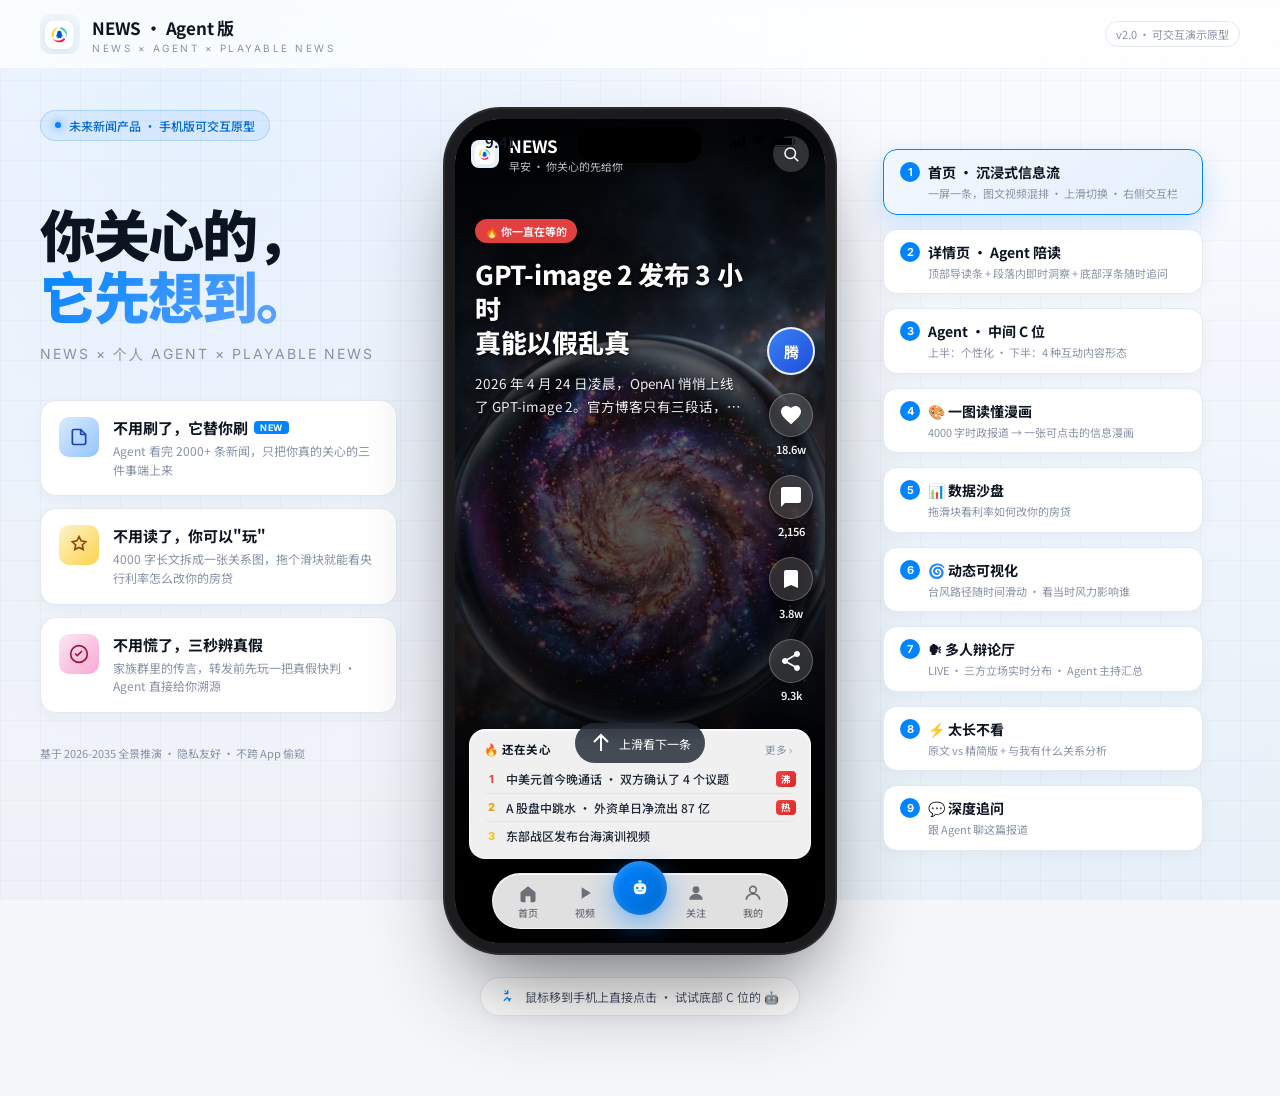
<file: index.html>
<!DOCTYPE html>
<html lang="zh-CN">
<head>
  <meta charset="UTF-8">
  <meta name="viewport" content="width=device-width, initial-scale=1.0">
  <title>NEWS × Agent × Playable News</title>
  <link href="https://fonts.googleapis.com/css2?family=Noto+Sans+SC:wght@300;400;500;600;700;900&family=Inter:wght@400;500;600;700;900&display=swap" rel="stylesheet">
  <style>
    :root {
      --brand: #0084ff;
      --brand-dark: #006ad1;
      --brand-light: #4da9ff;
      --ink: #0d1421;
      --ink-2: #4a5568;
      --ink-3: #8892a6;
      --bg: #f5f7fb;
      --surface: #ffffff;
      --border: #e4e8f0;
    }
    * { -webkit-font-smoothing: antialiased; box-sizing: border-box; }
    html, body {
      margin: 0; padding: 0;
      font-family: 'Noto Sans SC', 'Inter', -apple-system, BlinkMacSystemFont, sans-serif;
      color: var(--ink);
      background: var(--bg);
    }
    body {
      background:
        radial-gradient(circle at 15% 10%, rgba(0, 132, 255, 0.08), transparent 50%),
        radial-gradient(circle at 85% 90%, rgba(100, 200, 255, 0.06), transparent 50%),
        linear-gradient(180deg, #fafbff 0%, #eef2f8 100%);
      background-attachment: fixed;
      min-height: 100vh;
    }
    body::before {
      content: '';
      position: fixed; inset: 0;
      background-image:
        linear-gradient(rgba(13, 20, 33, 0.025) 1px, transparent 1px),
        linear-gradient(90deg, rgba(13, 20, 33, 0.025) 1px, transparent 1px);
      background-size: 40px 40px;
      pointer-events: none;
      z-index: 0;
    }

    /* 顶部 */
    .top-bar {
      position: sticky; top: 0; z-index: 50;
      background: rgba(255, 255, 255, 0.75);
      backdrop-filter: blur(24px) saturate(180%);
      -webkit-backdrop-filter: blur(24px) saturate(180%);
      border-bottom: 1px solid rgba(228, 232, 240, 0.5);
      padding: 14px 40px;
      display: flex; align-items: center; justify-content: space-between;
    }
    .logo-wrap { display: flex; align-items: center; gap: 12px; }
    .logo-img {
      width: 40px; height: 40px;
      background: url('logo.png') center/contain no-repeat;
      border-radius: 10px;
    }
    .logo-text .main {
      font-size: 17px; font-weight: 700;
      letter-spacing: -0.2px;
    }
    .logo-text .sub {
      font-size: 10px;
      letter-spacing: 2.5px;
      color: var(--ink-3);
      font-family: 'Inter', sans-serif;
      margin-top: 2px;
    }
    .meta-tag {
      font-size: 11px;
      color: var(--ink-3);
      padding: 4px 10px;
      background: white;
      border: 1px solid var(--border);
      border-radius: 99px;
    }

    /* 主舞台 */
    .stage {
      position: relative;
      z-index: 1;
      max-width: 1440px;
      margin: 0 auto;
      padding: 40px 40px 80px;
      display: grid;
      grid-template-columns: 1fr auto 1fr;
      gap: 48px;
      align-items: flex-start;
    }

    /* ========== 左侧（极简）========== */
    .left-col { max-width: 420px; }

    .tag-pill {
      display: inline-flex;
      align-items: center;
      gap: 8px;
      padding: 6px 14px;
      background: rgba(0, 132, 255, 0.08);
      border: 1px solid rgba(0, 132, 255, 0.2);
      border-radius: 99px;
      font-size: 12px;
      color: var(--brand-dark);
      font-weight: 500;
      margin-bottom: 24px;
    }
    .tag-pill::before {
      content: '';
      width: 6px; height: 6px;
      border-radius: 50%;
      background: var(--brand);
      box-shadow: 0 0 10px var(--brand);
      animation: tagPulse 2s infinite;
    }
    @keyframes tagPulse {
      0%, 100% { opacity: 1; }
      50% { opacity: 0.4; }
    }

    .slogan {
      font-size: 56px;
      font-weight: 900;
      line-height: 1.1;
      letter-spacing: -2px;
      margin-bottom: 20px;
    }
    .slogan .accent {
      background: linear-gradient(135deg, var(--brand), #6aa5ff);
      -webkit-background-clip: text;
      background-clip: text;
      color: transparent;
    }
    .sub-slogan {
      font-size: 14px;
      color: var(--ink-3);
      letter-spacing: 2px;
      font-family: 'Inter', sans-serif;
      margin-bottom: 36px;
      text-transform: uppercase;
    }

    /* 右下 watermark */
    .watermark {
      margin-top: 32px;
      font-size: 11px;
      color: var(--ink-3);
      line-height: 1.6;
    }

    /* ========== 中间手机 ========== */
    .center-col {
      display: flex;
      flex-direction: column;
      align-items: center;
      position: sticky;
      top: 100px;
    }
    .phone-frame {
      position: relative;
      width: 390px;
      height: 844px;
      background: #1c1c1e;
      border-radius: 56px;
      padding: 10px;
      box-shadow:
        0 0 0 2px #2c2c2e,
        0 50px 100px -20px rgba(0, 0, 0, 0.4),
        0 30px 60px -30px rgba(0, 0, 0, 0.3);
    }
    .phone-frame::before {
      content: '';
      position: absolute;
      top: 18px;
      left: 50%;
      transform: translateX(-50%);
      width: 124px; height: 36px;
      background: #000;
      border-radius: 20px;
      z-index: 10;
    }
    .phone-screen {
      width: 100%; height: 100%;
      border-radius: 46px;
      overflow: hidden;
      background: #000;
    }
    .phone-screen iframe {
      width: 100%; height: 100%;
      border: none;
      display: block;
    }
    .phone-hint {
      margin-top: 24px;
      display: flex;
      align-items: center;
      gap: 8px;
      padding: 10px 20px;
      background: var(--surface);
      border: 1px solid var(--border);
      border-radius: 99px;
      font-size: 12px;
      color: var(--ink-2);
      box-shadow: 0 4px 16px rgba(20, 30, 50, 0.04);
    }
    .phone-hint .icon { color: var(--brand); }

    /* ========== 右侧批注 ========== */
    .right-col {
      padding-top: 40px;
      max-width: 320px;
    }
    .anno {
      position: relative;
      background: var(--surface);
      border: 1px solid var(--border);
      border-radius: 14px;
      padding: 12px 16px;
      margin-bottom: 14px;
      cursor: pointer;
      transition: all 0.25s cubic-bezier(0.34, 1.56, 0.64, 1);
      box-shadow: 0 4px 16px rgba(20, 30, 50, 0.04);
    }
    .anno:hover {
      transform: translateX(-4px);
      border-color: var(--brand);
      box-shadow: 0 10px 30px rgba(0, 132, 255, 0.15);
    }
    .anno.active {
      border-color: var(--brand);
      background: linear-gradient(135deg, #f0f7ff, #e6f0fc);
      box-shadow: 0 10px 30px rgba(0, 132, 255, 0.2);
    }
    .anno-title {
      font-size: 14px;
      font-weight: 700;
      display: flex;
      align-items: center;
      gap: 8px;
      margin-bottom: 3px;
    }
    .anno-num {
      width: 20px; height: 20px;
      border-radius: 50%;
      background: var(--brand);
      color: white;
      font-size: 11px;
      font-weight: 700;
      display: flex;
      align-items: center;
      justify-content: center;
      flex-shrink: 0;
      font-family: 'Inter', sans-serif;
    }
    .anno-desc {
      font-size: 11px;
      color: var(--ink-3);
      line-height: 1.5;
      padding-left: 28px;
    }

    /* 三联特性条（像参考图） */
    .feature-strip {
      display: flex;
      flex-direction: column;
      gap: 12px;
    }
    .fs-item {
      background: var(--surface);
      border: 1px solid var(--border);
      border-radius: 16px;
      padding: 16px 18px;
      display: flex;
      gap: 14px;
      align-items: flex-start;
      box-shadow: 0 4px 16px rgba(20, 30, 50, 0.04);
      transition: all 0.25s cubic-bezier(0.34, 1.56, 0.64, 1);
    }
    .fs-item:hover {
      transform: translateX(4px);
      box-shadow: 0 10px 30px rgba(0, 132, 255, 0.12);
      border-color: rgba(0, 132, 255, 0.25);
    }
    .fs-icon {
      width: 40px; height: 40px;
      border-radius: 10px;
      display: flex;
      align-items: center;
      justify-content: center;
      flex-shrink: 0;
    }
    .fs-body { flex: 1; min-width: 0; }
    .fs-title {
      font-size: 15px;
      font-weight: 700;
      color: var(--ink);
      margin-bottom: 4px;
      display: flex;
      align-items: center;
      gap: 6px;
    }
    .fs-new {
      display: inline-block;
      padding: 1px 6px;
      background: var(--brand);
      color: white;
      font-size: 9px;
      font-weight: 700;
      border-radius: 4px;
      letter-spacing: 0.5px;
      font-family: 'Inter', sans-serif;
    }
    .fs-desc {
      font-size: 12px;
      color: var(--ink-3);
      line-height: 1.55;
    }

    /* 响应式 */
    @media (max-width: 1200px) {
      .stage {
        grid-template-columns: 1fr;
        gap: 32px;
      }
      .center-col { position: static; order: -1; }
      .left-col, .right-col { max-width: 100%; margin: 0 auto; padding-top: 0; }
    }
    @media (max-width: 768px) {
      .top-bar { padding: 12px 16px; }
      .stage { padding: 24px 16px 60px; }
      .slogan { font-size: 38px; letter-spacing: -1px; }
      .phone-frame {
        width: 100%;
        max-width: 360px;
        height: auto;
        aspect-ratio: 390 / 844;
      }
    }
  </style>
</head>
<body>

  <!-- 顶部栏 -->
  <div class="top-bar">
    <div class="logo-wrap">
      <div class="logo-img"></div>
      <div class="logo-text">
        <div class="main">NEWS · Agent 版</div>
        <div class="sub">NEWS × AGENT × PLAYABLE NEWS</div>
      </div>
    </div>
    <div class="meta-tag">v2.0 · 可交互演示原型</div>
  </div>

  <!-- 主舞台 -->
  <div class="stage">

    <!-- 左侧：极简 Slogan + 三联特性卡 -->
    <div class="left-col">
      <div class="tag-pill">未来新闻产品 · 手机版可交互原型</div>

      <h1 class="slogan">
        你关心的，<br>
        <span class="accent">它先想到。</span>
      </h1>

      <p class="sub-slogan">NEWS × 个人 Agent × Playable News</p>

      <!-- 三联横向特性条（参考设计：左文字+右手机 的 Z 型视觉）-->
      <div class="feature-strip">
        <div class="fs-item">
          <div class="fs-icon" style="background:linear-gradient(135deg,#dbeafe,#93c5fd);color:#1e40af">
            <svg width="20" height="20" viewBox="0 0 24 24" fill="none"><path d="M4 19V5a2 2 0 012-2h8l6 6v10a2 2 0 01-2 2H6a2 2 0 01-2-2z" stroke="currentColor" stroke-width="2"/><path d="M14 3v5a1 1 0 001 1h5" stroke="currentColor" stroke-width="2"/></svg>
          </div>
          <div class="fs-body">
            <div class="fs-title">不用刷了，它替你刷 <span class="fs-new">NEW</span></div>
            <div class="fs-desc">Agent 看完 2000+ 条新闻，只把你真的关心的三件事端上来</div>
          </div>
        </div>

        <div class="fs-item">
          <div class="fs-icon" style="background:linear-gradient(135deg,#fef3c7,#fcd34d);color:#92400e">
            <svg width="20" height="20" viewBox="0 0 24 24" fill="none"><path d="M12 2l2.5 5L20 8l-4 4 1 5.5L12 15l-5 2.5L8 12 4 8l5.5-1L12 2z" stroke="currentColor" stroke-width="2"/></svg>
          </div>
          <div class="fs-body">
            <div class="fs-title">不用读了，你可以"玩"</div>
            <div class="fs-desc">4000 字长文拆成一张关系图，拖个滑块就能看央行利率怎么改你的房贷</div>
          </div>
        </div>

        <div class="fs-item">
          <div class="fs-icon" style="background:linear-gradient(135deg,#fce7f3,#f9a8d4);color:#9f1239">
            <svg width="20" height="20" viewBox="0 0 24 24" fill="none"><circle cx="12" cy="12" r="10" stroke="currentColor" stroke-width="2"/><path d="M8 12l2 2 5-5" stroke="currentColor" stroke-width="2" stroke-linecap="round"/></svg>
          </div>
          <div class="fs-body">
            <div class="fs-title">不用慌了，三秒辨真假</div>
            <div class="fs-desc">家族群里的传言，转发前先玩一把真假快判 · Agent 直接给你溯源</div>
          </div>
        </div>
      </div>

      <div class="watermark">
        基于 2026-2035 全景推演 · 隐私友好 · 不跨 App 偷窥
      </div>
    </div>

    <!-- 中：手机 -->
    <div class="center-col">
      <div class="phone-frame">
        <div class="phone-screen">
          <iframe id="app-frame" src="app.html" title="NEWS Agent 版原型"></iframe>
        </div>
      </div>
      <div class="phone-hint">
        <svg class="icon" width="16" height="16" viewBox="0 0 24 24" fill="currentColor"><path d="M5.83 2.17L9 5.35V2h2v6H5v-2h3.58L5.83 3.58 5 2.83V2h.83l.34.17zM14 16l-1.82 3.58L9.34 14 5 18.34 3.66 17l5.82-5.66L11 14h5l-2 2z"/></svg>
        <span>鼠标移到手机上直接点击 · 试试底部 C 位的 🤖</span>
      </div>
    </div>

    <!-- 右侧：场景批注 -->
    <div class="right-col">
      <div class="anno" data-scene="home" onclick="goScene('home')">
        <div class="anno-title">
          <span class="anno-num">1</span>
          <span>首页 · 沉浸式信息流</span>
        </div>
        <div class="anno-desc">一屏一条，图文视频混排 · 上滑切换 · 右侧交互栏</div>
      </div>

      <div class="anno" data-scene="article" onclick="goScene('article')">
        <div class="anno-title">
          <span class="anno-num">2</span>
          <span>详情页 · Agent 陪读</span>
        </div>
        <div class="anno-desc">顶部导读条 + 段落内即时洞察 + 底部浮条随时追问</div>
      </div>

      <div class="anno" data-scene="agent" onclick="goScene('agent')">
        <div class="anno-title">
          <span class="anno-num">3</span>
          <span>Agent · 中间 C 位</span>
        </div>
        <div class="anno-desc">上半：个性化 · 下半：4 种互动内容形态</div>
      </div>

      <div class="anno" data-scene="manga" onclick="goScene('manga')">
        <div class="anno-title">
          <span class="anno-num">4</span>
          <span>🎨 一图读懂漫画</span>
        </div>
        <div class="anno-desc">4000 字时政报道 → 一张可点击的信息漫画</div>
      </div>

      <div class="anno" data-scene="sandbox" onclick="goScene('sandbox')">
        <div class="anno-title">
          <span class="anno-num">5</span>
          <span>📊 数据沙盘</span>
        </div>
        <div class="anno-desc">拖滑块看利率如何改你的房贷</div>
      </div>

      <div class="anno" data-scene="typhoon" onclick="goScene('typhoon')">
        <div class="anno-title">
          <span class="anno-num">6</span>
          <span>🌀 动态可视化</span>
        </div>
        <div class="anno-desc">台风路径随时间滑动 · 看当时风力影响谁</div>
      </div>

      <div class="anno" data-scene="debate" onclick="goScene('debate')">
        <div class="anno-title">
          <span class="anno-num">7</span>
          <span>🗣 多人辩论厅</span>
        </div>
        <div class="anno-desc">LIVE · 三方立场实时分布 · Agent 主持汇总</div>
      </div>

      <div class="anno" data-scene="remix" onclick="goScene('remix')">
        <div class="anno-title">
          <span class="anno-num">8</span>
          <span>⚡ 太长不看</span>
        </div>
        <div class="anno-desc">原文 vs 精简版 + 与我有什么关系分析</div>
      </div>

      <div class="anno" data-scene="chat" onclick="goScene('chat')">
        <div class="anno-title">
          <span class="anno-num">9</span>
          <span>💬 深度追问</span>
        </div>
        <div class="anno-desc">跟 Agent 聊这篇报道</div>
      </div>
    </div>
  </div>

  <script>
    const frame = document.getElementById('app-frame');

    function goScene(scene) {
      document.querySelectorAll('.anno').forEach(a => a.classList.remove('active'));
      document.querySelectorAll(`.anno[data-scene="${scene}"]`).forEach(a => a.classList.add('active'));
      frame.contentWindow.postMessage({ type: 'switch-scene', scene }, '*');

      if (window.innerWidth < 1200) {
        document.querySelector('.center-col').scrollIntoView({ behavior: 'smooth', block: 'center' });
      }
    }

    // 接收 iframe 里场景变化事件，反向高亮外层批注
    window.addEventListener('message', (e) => {
      if (e.data && e.data.type === 'scene-changed' && e.data.scene) {
        const scene = e.data.scene;
        document.querySelectorAll('.anno').forEach(a => a.classList.remove('active'));
        document.querySelectorAll(`.anno[data-scene="${scene}"]`).forEach(a => a.classList.add('active'));
      }
    });

    // 默认初始高亮
    document.querySelector('.anno[data-scene="home"]').classList.add('active');
  </script>

</body>
</html>
</file>
